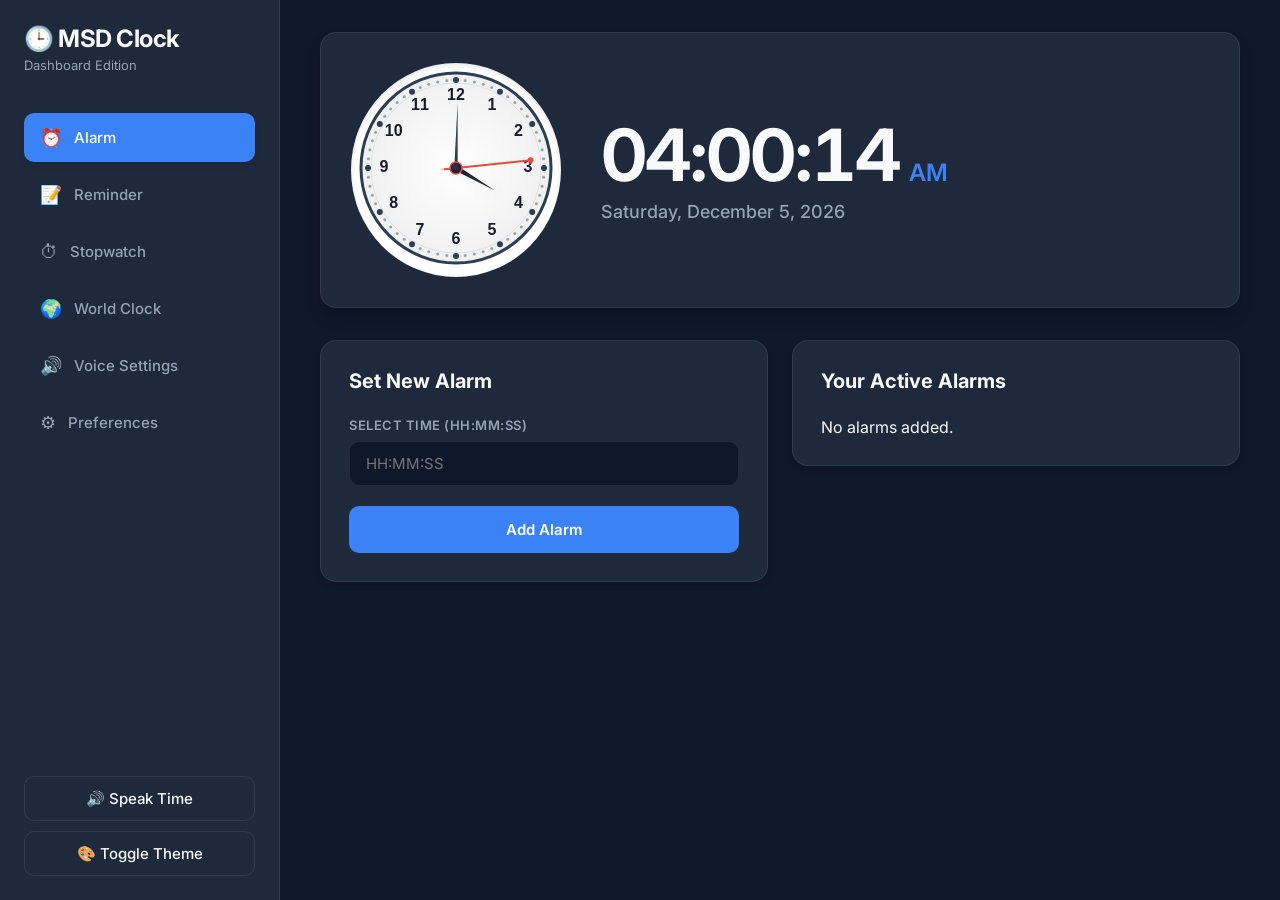
<file: index.html>
<!DOCTYPE html>
<html lang="en">
<head>
    <meta charset="UTF-8">
    <meta name="viewport" content="width=device-width, initial-scale=1.0">
    <title>MSD Clock - Dashboard</title>
    <link rel="stylesheet" href="styles.css">
    <!-- PWA Support -->
<link rel="manifest" href="manifest.json">
<meta name="theme-color" content="#3b82f6">
<meta name="apple-mobile-web-app-capable" content="yes">
<meta name="apple-mobile-web-app-status-bar-style" content="black-translucent">
<meta name="apple-mobile-web-app-title" content="MSD Clock">
<link rel="apple-touch-icon" href="icon-192x192.png">

<!-- Add this at the bottom of your body before closing -->
<script>
// Register Service Worker
if ('serviceWorker' in navigator) {
    window.addEventListener('load', () => {
        navigator.serviceWorker.register('sw.js')
            .then((registration) => {
                console.log('Service Worker registered successfully:', registration);
            })
            .catch((error) => {
                console.log('Service Worker registration failed:', error);
            });
    });
}
</script>
</head>
<body>

<div class="app-layout">

    <aside class="sidebar">
        <div class="brand">
            <h1>🕒 MSD Clock</h1>
            <p>Dashboard Edition</p>
        </div>

        <nav class="nav-menu">
            <button class="tab active" data-page="alarmPage">
                <span class="icon">⏰</span> Alarm
            </button>
            <button class="tab" data-page="reminderPage">
                <span class="icon">📝</span> Reminder
            </button>
            <button class="tab" data-page="stopwatchPage">
                <span class="icon">⏱</span> Stopwatch
            </button>
            <button class="tab" data-page="worldPage">
                <span class="icon">🌍</span> World Clock
            </button>
            <button class="tab" data-page="voicePage">
                <span class="icon">🔊</span> Voice Settings
            </button>
            <button class="tab" data-page="settingsPage">
                <span class="icon">⚙</span> Preferences
            </button>
        </nav>

        <div class="sidebar-footer">
            <button id="voiceNowBtn" class="action-btn">🔊 Speak Time</button>
            <button id="themeBtn" class="action-btn">🎨 Toggle Theme</button>
        </div>
    </aside>

    <main class="main-panel">
        
        <header class="clock-banner">
            <div class="analog-container">
                <canvas id="analogClock" width="200" height="200"></canvas>
            </div>
            
            <div class="digital-container">
                <div class="time-wrapper">
                    <div id="digitalClock">00:00:00</div>
                    <div id="ampm">AM</div>
                </div>
                <div id="dateText">Loading Date...</div>
            </div>
        </header>

        <div class="content-area">

            <section id="alarmPage" class="page active">
                <div class="grid-layout">
                    <div class="card form-card">
                        <h2 id="alarmFormTitle">Set New Alarm</h2>
                        <label>Select Time (HH:MM:SS)</label>
                        <input type="text" id="alarmTime" placeholder="HH:MM:SS" maxlength="8">
                        <input type="hidden" id="editingAlarmId" value="">
                        <button id="addAlarm" class="primary-btn">Add Alarm</button>
                        <button id="cancelEditAlarm" class="primary-btn" style="display:none; background-color: #6b7280; margin-top:10px;">Cancel Edit</button>
                    </div>
                    <div class="card list-card">
                        <h2>Your Active Alarms</h2>
                        <div id="alarmList" class="scroll-list">No alarms added.</div>
                    </div>
                </div>
            </section>

            <section id="reminderPage" class="page">
                <div class="grid-layout">
                    <div class="card form-card">
                        <h2 id="reminderFormTitle">Create Reminder</h2>
                        <label>What to remember?</label>
                        <input type="text" id="reminderTitle" placeholder="e.g. Drink Water">
                        <label>Date & Time</label>
                        <input type="datetime-local" id="reminderTime" step="1">
                        <input type="hidden" id="editingReminderId" value="">
                        <button id="addReminder" class="primary-btn">Add Reminder</button>
                        <button id="cancelEditReminder" class="primary-btn" style="display:none; background-color: #6b7280; margin-top:10px;">Cancel Edit</button>
                    </div>
                    <div class="card list-card">
                        <h2>Upcoming Reminders</h2>
                        <div id="reminderList" class="scroll-list">No reminders.</div>
                    </div>
                </div>
            </section>

            <section id="stopwatchPage" class="page">
                <div class="card center-card">
                    <h2>Stopwatch</h2>
                    <div id="stopwatchDisplay">00:00:00.00</div>
                    <div class="button-group">
                        <button id="startSW" class="success-btn">Start</button>
                        <button id="pauseSW" class="warning-btn">Pause</button>
                        <button id="lapSW" class="info-btn">Lap</button>
                        <button id="resetSW" class="danger-btn">Reset</button>
                    </div>
                    <div class="lap-container">
                        <h3>Recorded Laps</h3>
                        <div id="lapList" class="scroll-list">No laps recorded yet.</div>
                    </div>
                </div>
            </section>

            <section id="worldPage" class="page">
                <h2>International Times</h2>
                <div id="worldClocks" class="world-grid">
                    <div class="world-card">
                        <h3>🇮🇳 India (IST)</h3>
                        <p id="indiaTime">--</p>
                    </div>
                    <div class="world-card">
                        <h3>🇬🇧 London (GMT)</h3>
                        <p id="londonTime">--</p>
                    </div>
                    <div class="world-card">
                        <h3>🇺🇸 New York (EST)</h3>
                        <p id="newYorkTime">--</p>
                    </div>
                    <div class="world-card">
                        <h3>🇯🇵 Tokyo (JST)</h3>
                        <p id="tokyoTime">--</p>
                    </div>
                    <div class="world-card">
                        <h3>🇦🇪 Dubai (GST)</h3>
                        <p id="dubaiTime">--</p>
                    </div>
                </div>
            </section>

            <section id="voicePage" class="page">
                <div class="card">
                    <h2>Voice Assistant Configuration</h2>
                    
                    <div class="toggle-group">
                        <label class="toggle-switch">
                            <input type="checkbox" id="voiceEnabled" checked>
                            <span class="slider"></span>
                            <span class="label-text">Enable Voice Features</span>
                        </label>
                        
                        <label class="toggle-switch">
                            <input type="checkbox" id="hourlyVoice">
                            <span class="slider"></span>
                            <span class="label-text">Hourly Time Announcements</span>
                        </label>
                    </div>
                    
                    <div class="input-grid">
                        <div class="input-group">
                            <label>Select Voice Profile</label>
                            <select id="voiceSelect"><option>Loading voices...</option></select>
                        </div>
                        <div class="input-group">
                            <label>Speech Speed</label>
                            <input type="range" id="speechRate" min="0.5" max="2" step="0.1" value="1">
                        </div>
                        <div class="input-group">
                            <label>Speech Pitch</label>
                            <input type="range" id="speechPitch" min="0" max="2" step="0.1" value="1">
                        </div>
                    </div>
                    
                    <button id="testVoice" class="primary-btn mt-15">Play Test Audio</button>
                </div>
            </section>

            <section id="settingsPage" class="page">
                <div class="card">
                    <h2>Application Settings</h2>
                    <div class="input-grid">
                        <div class="input-group">
                            <label>Clock Display Format</label>
                            <select id="clockFormat">
                                <option value="12">12-Hour (AM/PM)</option>
                                <option value="24">24-Hour (Military)</option>
                            </select>
                        </div>
                        <div class="input-group">
                            <label>Language</label>
                            <select id="langSelect">
                                <option value="en">English</option>
                                <option value="ml">Malayalam</option>
                            </select>
                        </div>
                        <div class="input-group">
                            <label>Color Theme</label>
                            <select id="themeSelect">
                                <option value="dark">Midnight Dark</option>
                                <option value="light">Clean Light</option>
                                <option value="blue">Ocean Blue</option>
                                <option value="green">Forest Green</option>
                                <option value="purple">Royal Purple</option>
                            </select>
                        </div>
                    </div>
                    <button id="saveSettings" class="primary-btn mt-15">Save Preferences</button>
                </div>
            </section>

        </div>
    </main>
</div>

<div id="notificationModal" class="notification-overlay">
    <div class="notification-box">
        <h1 id="notifTitle">Alert!</h1>
        <p id="notifMessage">Notification Message</p>
        <button id="dismissNotifBtn" class="danger-btn">Stop & Dismiss</button>
    </div>
</div>
<!-- Add this before closing body -->
<script>
// Generate dynamic icons for PWA
function generateIcons() {
    const sizes = [72, 96, 128, 144, 152, 192, 384, 512];
    const canvas = document.createElement('canvas');
    const ctx = canvas.getContext('2d');
    
    sizes.forEach(size => {
        canvas.width = size;
        canvas.height = size;
        
        // Background
        const gradient = ctx.createRadialGradient(size/2, size/2, 0, size/2, size/2, size/2);
        gradient.addColorStop(0, '#3b82f6');
        gradient.addColorStop(1, '#1e293b');
        ctx.fillStyle = gradient;
        ctx.beginPath();
        ctx.arc(size/2, size/2, size/2, 0, 2 * Math.PI);
        ctx.fill();
        
        // Clock face
        ctx.beginPath();
        ctx.arc(size/2, size/2, size * 0.35, 0, 2 * Math.PI);
        ctx.fillStyle = 'white';
        ctx.fill();
        
        // Clock hands
        ctx.strokeStyle = '#1e293b';
        ctx.lineWidth = size * 0.03;
        ctx.lineCap = 'round';
        
        // Hour hand
        ctx.beginPath();
        ctx.moveTo(size/2, size/2);
        ctx.lineTo(size/2, size/2 - size * 0.2);
        ctx.stroke();
        
        // Minute hand
        ctx.beginPath();
        ctx.moveTo(size/2, size/2);
        ctx.lineTo(size/2 + size * 0.15, size/2 - size * 0.1);
        ctx.stroke();
        
        // Center dot
        ctx.beginPath();
        ctx.arc(size/2, size/2, size * 0.04, 0, 2 * Math.PI);
        ctx.fillStyle = '#3b82f6';
        ctx.fill();
        
        // Text
        ctx.fillStyle = 'white';
        ctx.font = `bold ${size * 0.08}px Arial`;
        ctx.textAlign = 'center';
        ctx.textBaseline = 'bottom';
        ctx.fillText('MSD', size/2, size * 0.55);
        
        // Download icon
        const link = document.createElement('a');
        link.download = `icon-${size}x${size}.png`;
        link.href = canvas.toDataURL('image/png');
        link.click();
    });
}

// Uncomment to generate icons
// generateIcons();
</script>

<script src="script.js"></script>
</body>
</html>
</file>
<file: styles.css>
/* ===================================
   MSD CLOCK - DASHBOARD EDITION
=================================== */

@import url('https://fonts.googleapis.com/css2?family=Inter:wght@300;400;500;600;700&display=swap');

* {
    margin: 0;
    padding: 0;
    box-sizing: border-box;
    font-family: 'Inter', system-ui, sans-serif;
}

/* ---------- Theme Variables ---------- */
:root {
    --bg-main: #0f172a;
    --bg-sidebar: #1e293b;
    --card-bg: #1e293b;
    --card-hover: #334155;
    
    --primary: #3b82f6;
    --primary-hover: #2563eb;
    
    --text-main: #f8fafc;
    --text-muted: #94a3b8;
    
    --border: rgba(255, 255, 255, 0.08);
    --shadow-sm: 0 4px 6px -1px rgba(0, 0, 0, 0.1);
    --shadow-lg: 0 10px 15px -3px rgba(0, 0, 0, 0.25);
    
    --radius-lg: 16px;
    --radius-md: 10px;
}

/* Explicit Dark Theme for JS Toggle */
body.dark {
    --bg-main: #0f172a;
    --bg-sidebar: #1e293b;
    --card-bg: #1e293b;
    --card-hover: #334155;
    --primary: #3b82f6;
    --text-main: #f8fafc;
    --text-muted: #94a3b8;
    --border: rgba(255, 255, 255, 0.08);
}

/* Light Theme Overrides */
body.light {
    --bg-main: #f1f5f9;
    --bg-sidebar: #ffffff;
    --card-bg: #ffffff;
    --card-hover: #f8fafc;
    --primary: #0ea5e9;
    --text-main: #0f172a;
    --text-muted: #64748b;
    --border: rgba(0, 0, 0, 0.08);
    --shadow-sm: 0 2px 4px rgba(0,0,0,0.05);
    --shadow-lg: 0 10px 25px rgba(0,0,0,0.05);
}

/* Color Theme Variations */
body.blue { --bg-main: #020617; --bg-sidebar: #0f172a; --card-bg: #1e293b; --primary: #0ea5e9; }
body.green { --bg-main: #022c22; --bg-sidebar: #064e3b; --card-bg: #065f46; --primary: #10b981; }
body.purple { --bg-main: #2e1065; --bg-sidebar: #4c1d95; --card-bg: #5b21b6; --primary: #a855f7; }

/* ---------- Layout Core ---------- */
body {
    background-color: var(--bg-main);
    color: var(--text-main);
    height: 100vh;
    overflow: hidden;
    transition: background-color 0.3s ease;
}

.app-layout {
    display: flex;
    height: 100vh;
    width: 100%;
}

/* ---------- Sidebar ---------- */
.sidebar {
    width: 280px;
    background-color: var(--bg-sidebar);
    border-right: 1px solid var(--border);
    display: flex;
    flex-direction: column;
    padding: 24px;
    z-index: 10;
}

.brand {
    margin-bottom: 40px;
}

.brand h1 {
    font-size: 24px;
    font-weight: 700;
    color: var(--text-main);
    letter-spacing: -0.5px;
}

.brand p {
    color: var(--text-muted);
    font-size: 13px;
    margin-top: 4px;
}

.nav-menu {
    display: flex;
    flex-direction: column;
    gap: 8px;
    flex: 1;
}

.tab {
    background: transparent;
    color: var(--text-muted);
    border: none;
    padding: 14px 16px;
    border-radius: var(--radius-md);
    text-align: left;
    font-size: 15px;
    font-weight: 500;
    cursor: pointer;
    display: flex;
    align-items: center;
    gap: 12px;
    transition: all 0.2s ease;
}

.tab .icon { font-size: 18px; }
.tab:hover { background-color: var(--border); color: var(--text-main); }
.tab.active { background-color: var(--primary); color: white; box-shadow: var(--shadow-sm); }
.tab.active .icon { opacity: 1; }

.sidebar-footer {
    display: flex;
    flex-direction: column;
    gap: 10px;
    margin-top: auto;
}

.action-btn {
    background-color: var(--card-bg);
    border: 1px solid var(--border);
    color: var(--text-main);
    padding: 12px;
    border-radius: var(--radius-md);
    cursor: pointer;
    font-weight: 500;
    transition: 0.2s;
}
.action-btn:hover { background-color: var(--border); }

/* ---------- Main Panel ---------- */
.main-panel {
    flex: 1;
    display: flex;
    flex-direction: column;
    overflow-y: auto;
    padding: 32px 40px;
}

/* Clock Banner */
.clock-banner {
    display: flex;
    align-items: center;
    gap: 40px;
    background-color: var(--card-bg);
    padding: 30px;
    border-radius: var(--radius-lg);
    box-shadow: var(--shadow-lg);
    border: 1px solid var(--border);
    margin-bottom: 32px;
}

.analog-container {
    background: #ffffff;
    border-radius: 50%;
    padding: 5px;
    box-shadow: inset 0 2px 5px rgba(0,0,0,0.1);
}

.digital-container {
    display: flex;
    flex-direction: column;
    justify-content: center;
}

.time-wrapper {
    display: flex;
    align-items: baseline;
    gap: 10px;
}

#digitalClock {
    font-size: 72px;
    font-weight: 700;
    letter-spacing: -2px;
    line-height: 1;
    font-variant-numeric: tabular-nums;
}

#ampm { font-size: 24px; font-weight: 600; color: var(--primary); }
#dateText { font-size: 18px; color: var(--text-muted); margin-top: 10px; font-weight: 500; }

/* ---------- Dynamic Pages ---------- */
.content-area {
    flex: 1;
    position: relative;
}

.page { display: none; animation: fadeIn 0.3s ease forwards; }
.page.active { display: block; }
@keyframes fadeIn { from { opacity: 0; transform: translateY(10px); } to { opacity: 1; transform: translateY(0); } }

/* Cards */
.card {
    background-color: var(--card-bg);
    border: 1px solid var(--border);
    border-radius: var(--radius-lg);
    padding: 28px;
    box-shadow: var(--shadow-sm);
}

.card h2 { margin-bottom: 24px; font-size: 20px; color: var(--text-main); }
.card h3 { margin-bottom: 16px; font-size: 16px; color: var(--text-muted); }

/* Layouts */
.grid-layout {
    display: grid;
    grid-template-columns: 1fr 1fr;
    gap: 24px;
    align-items: start;
}

/* Forms & Inputs */
.input-group { margin-bottom: 20px; }
label { display: block; font-size: 13px; color: var(--text-muted); margin-bottom: 8px; font-weight: 600; text-transform: uppercase; letter-spacing: 0.5px;}

input[type="time"], input[type="datetime-local"], input[type="text"], select {
    width: 100%;
    background-color: var(--bg-main);
    color: var(--text-main);
    border: 1px solid var(--border);
    padding: 12px 16px;
    border-radius: var(--radius-md);
    font-size: 15px;
    outline: none;
    transition: 0.2s;
    margin-bottom: 20px;
}
input:focus, select:focus { border-color: var(--primary); }
.mt-15 { margin-top: 15px; }

/* Custom Toggles */
.toggle-group { margin-bottom: 30px; display: flex; flex-direction: column; gap: 15px; }
.toggle-switch { display: flex; align-items: center; gap: 12px; cursor: pointer; }
.toggle-switch input { display: none; }
.slider {
    width: 44px; height: 24px; background: var(--border); border-radius: 24px; position: relative; transition: 0.3s;
}
.slider::after {
    content: ''; position: absolute; top: 2px; left: 2px; width: 20px; height: 20px;
    background: white; border-radius: 50%; transition: 0.3s;
}
.toggle-switch input:checked + .slider { background: var(--primary); }
.toggle-switch input:checked + .slider::after { transform: translateX(20px); }
.label-text { font-size: 15px; font-weight: 500; }

/* Buttons */
button { border: none; font-size: 15px; font-weight: 600; border-radius: var(--radius-md); cursor: pointer; transition: 0.2s; }
.primary-btn { width: 100%; padding: 14px; background-color: var(--primary); color: white; }
.primary-btn:hover { background-color: var(--primary-hover); transform: translateY(-2px); }

/* Lists */
.scroll-list { max-height: 400px; overflow-y: auto; display: flex; flex-direction: column; gap: 12px; padding-right: 8px; }
.list-item {
    background-color: var(--bg-main);
    border: 1px solid var(--border);
    padding: 16px;
    border-radius: var(--radius-md);
    display: flex;
    justify-content: space-between;
    align-items: center;
}
.list-item strong { font-size: 16px; color: var(--text-main); display: block; margin-bottom: 4px; }
.list-item small { color: var(--text-muted); font-size: 13px; }
.list-item button { padding: 8px 12px; background: rgba(239, 68, 68, 0.1); color: #ef4444; font-size: 13px; }
.list-item button:hover { background: #ef4444; color: white; }

/* Stopwatch */
.center-card { text-align: center; max-width: 600px; margin: 0 auto; }
#stopwatchDisplay { font-size: 64px; font-weight: 700; color: var(--primary); font-variant-numeric: tabular-nums; margin-bottom: 30px; }
.button-group { display: flex; justify-content: center; gap: 12px; margin-bottom: 30px; }
.button-group button { padding: 12px 24px; min-width: 100px; }
.success-btn { background: #10b981; color: white; }
.warning-btn { background: #f59e0b; color: white; }
.info-btn { background: var(--card-hover); color: var(--text-main); border: 1px solid var(--border); }
.danger-btn { background: #ef4444; color: white; }
.danger-btn:hover { background: #dc2626; }
.lap-container h3 { text-align: left; }
.lap-container .list-item { font-family: monospace; font-size: 16px; }

/* World Clocks */
.world-grid {
    display: grid;
    grid-template-columns: repeat(auto-fill, minmax(220px, 1fr));
    gap: 20px;
    margin-top: 20px;
}
.world-card {
    background: var(--card-bg);
    border: 1px solid var(--border);
    border-radius: var(--radius-lg);
    padding: 24px;
    text-align: center;
    box-shadow: var(--shadow-sm);
    transition: 0.2s;
}
.world-card:hover { transform: translateY(-4px); border-color: var(--primary); }
.world-card h3 { color: var(--text-muted); margin-bottom: 12px; font-size: 14px; }
.world-card p { font-size: 28px; font-weight: 700; color: var(--text-main); }

/* ---------- Central Notification Overlay ---------- */
.notification-overlay {
    position: fixed;
    top: 0; 
    left: 0; 
    width: 100%; 
    height: 100%;
    background: rgba(0, 0, 0, 0.85);
    backdrop-filter: blur(8px);
    z-index: 9999;
    display: none; /* Hidden by default */
    justify-content: center;
    align-items: center;
    animation: fadeIn 0.3s ease;
}

.notification-box {
    background: var(--card-bg);
    border: 2px solid var(--primary);
    padding: 50px 40px;
    border-radius: var(--radius-lg);
    text-align: center;
    box-shadow: 0 0 40px rgba(59, 130, 246, 0.4);
    max-width: 450px;
    width: 90%;
    animation: pulseBox 2s infinite;
}

.notification-box h1 {
    font-size: 36px; 
    color: var(--text-main); 
    margin-bottom: 15px;
}

.notification-box p {
    font-size: 20px; 
    color: var(--text-muted); 
    margin-bottom: 35px;
}

.notification-box button {
    font-size: 18px; 
    padding: 15px 35px;
    width: 100%;
}

@keyframes pulseBox {
    0% { box-shadow: 0 0 30px rgba(59, 130, 246, 0.2); }
    50% { box-shadow: 0 0 70px rgba(59, 130, 246, 0.7); }
    100% { box-shadow: 0 0 30px rgba(59, 130, 246, 0.2); }
}

/* Scrollbars */
::-webkit-scrollbar { width: 8px; }
::-webkit-scrollbar-track { background: transparent; }
::-webkit-scrollbar-thumb { background: var(--border); border-radius: 10px; }
::-webkit-scrollbar-thumb:hover { background: var(--text-muted); }

/* Responsive adjustments */
@media (max-width: 992px) {
    .clock-banner { flex-direction: column; text-align: center; gap: 20px; padding: 20px; }
    .time-wrapper { justify-content: center; }
    .grid-layout { grid-template-columns: 1fr; }
}

@media (max-width: 768px) {
    .app-layout { flex-direction: column; overflow-y: auto; height: auto; }
    .sidebar { width: 100%; border-right: none; border-bottom: 1px solid var(--border); padding: 15px; }
    .nav-menu { flex-direction: row; flex-wrap: wrap; }
    .tab { flex: 1; min-width: 140px; justify-content: center; }
    .main-panel { padding: 20px; overflow-y: visible; }
    #digitalClock { font-size: 48px; }
    
/* Android Touch Optimizations */
@media (max-width: 768px) {
    /* Increase touch targets for mobile */
    .tab, .action-btn, .primary-btn, .list-item button {
        min-height: 48px;
        min-width: 48px;
        touch-action: manipulation;
    }
    
    /* Better spacing for mobile */
    .sidebar {
        padding: 16px;
    }
    
    .main-panel {
        padding: 16px;
        padding-bottom: 80px; /* Space for bottom navigation on Android */
    }
    
    /* Improve input touch targets */
    input[type="text"], input[type="time"], input[type="datetime-local"], select {
        font-size: 16px; /* Prevents zoom on iOS/Android */
        padding: 14px 16px;
        min-height: 48px;
    }
    
    /* Better button sizing for touch */
    .button-group button {
        padding: 14px 20px;
        min-height: 48px;
        flex: 1;
    }
    
    /* Improve scroll performance on mobile */
    .scroll-list {
        -webkit-overflow-scrolling: touch;
        max-height: 300px;
    }
    
    /* Notification modal on mobile */
    .notification-box {
        padding: 30px 20px;
        margin: 20px;
        width: 95%;
    }
    
    .notification-box h1 {
        font-size: 28px;
    }
    
    .notification-box p {
        font-size: 18px;
    }
    
    /* World clocks grid for mobile */
    .world-grid {
        grid-template-columns: repeat(auto-fill, minmax(150px, 1fr));
        gap: 12px;
    }
    
    /* Alarm/Reminder list items */
    .list-item {
        flex-wrap: wrap;
        gap: 10px;
    }
    
    .list-item > div {
        width: 100%;
    }
    
    .list-item button {
        padding: 10px 16px;
        min-width: 70px;
    }
}

/* Prevent text selection on touch */
.no-select {
    -webkit-touch-callout: none;
    -webkit-user-select: none;
    user-select: none;
}

/* Smooth scrolling on Android */
* {
    -webkit-overflow-scrolling: touch;
}

/* Better scrollbar for Android */
::-webkit-scrollbar {
    width: 4px;
    height: 4px;
}

/* Android status bar colors */
@media (display-mode: standalone) {
    body {
        padding-top: env(safe-area-inset-top);
        padding-bottom: env(safe-area-inset-bottom);
    }
}
}
</file>
